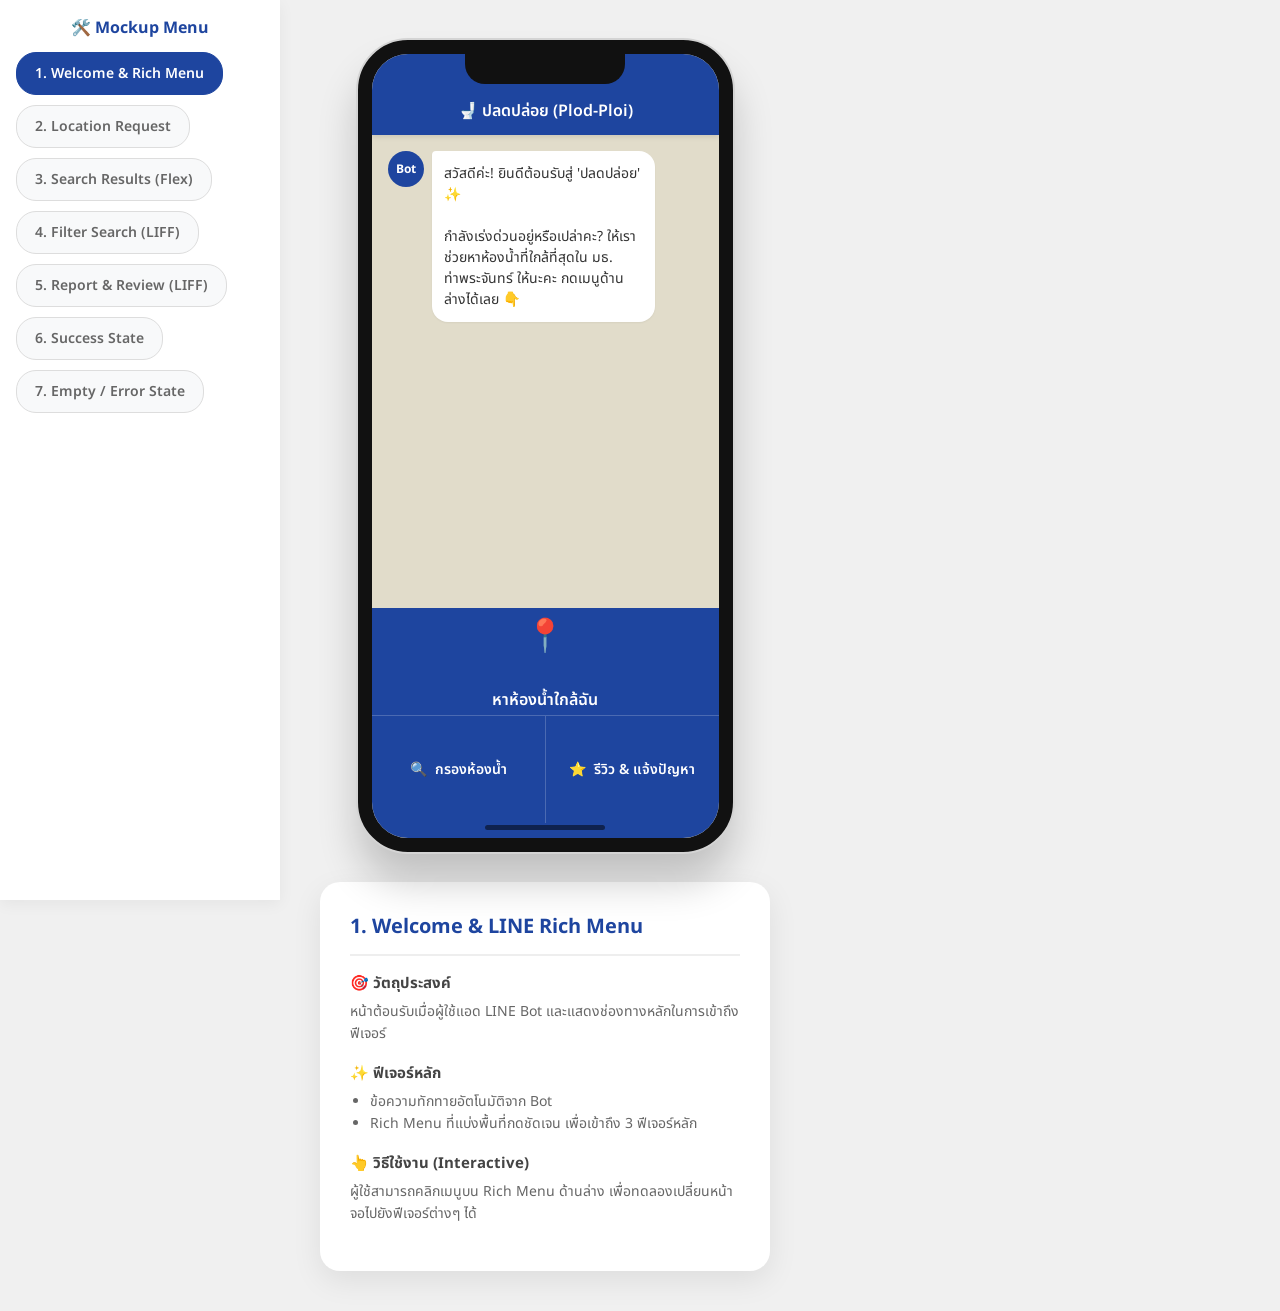
<file: code/index.html>
<!DOCTYPE html>
<html lang="th">
<head>
    <meta charset="UTF-8">
    <meta name="viewport" content="width=device-width, initial-scale=1.0">
    <title>Plod-Ploi - LINE Bot Mockup</title>
    <link rel="stylesheet" href="style.css">
    <link href="https://fonts.googleapis.com/css2?family=Noto+Sans+Thai:wght@300;400;600;700&display=swap" rel="stylesheet">
</head>
<body>

<div class="dashboard-container">
    <!-- Sidebar -->
    <aside class="sidebar">
        <h2>🛠️ Mockup Menu</h2>
        <p class="sidebar-desc">คลิกเพื่อดูแต่ละหน้าจอของ Plod-Ploi</p>
        <ul id="nav-menu">
            <li><button data-target="screen-welcome" class="active">1. Welcome & Rich Menu</button></li>
            <li><button data-target="screen-location">2. Location Request</button></li>
            <li><button data-target="screen-results">3. Search Results (Flex)</button></li>
            <li><button data-target="screen-filter">4. Filter Search (LIFF)</button></li>
            <li><button data-target="screen-report">5. Report & Review (LIFF)</button></li>
            <li><button data-target="screen-success">6. Success State</button></li>
            <li><button data-target="screen-error">7. Empty / Error State</button></li>
        </ul>
    </aside>

    <!-- Main Content -->
    <main class="main-content">
        <div class="mockup-wrapper">
            
            <!-- โทรศัพท์จำลอง (เหมือน Reference) -->
            <div class="phone-mockup">
                <!-- รอยบากด้านบน (Notch) -->
                <div class="notch"></div>
                
                <div class="line-header" id="dynamic-header">
                    <span class="back-btn" id="liff-close-btn" style="display:none;">✕</span>
                    <span class="title">🚽 ปลดปล่อย (Plod-Ploi)</span>
                </div>

                <div class="phone-content" id="phone-content">
                    
                    <!-- 1. Welcome Screen -->
                    <div id="screen-welcome" class="screen-view active">
                        <div class="chat-area">
                            <div class="chat-bubble bot">
                                <div class="avatar">Bot</div>
                                <div class="message">
                                    สวัสดีค่ะ! ยินดีต้อนรับสู่ 'ปลดปล่อย' ✨<br><br>
                                    กำลังเร่งด่วนอยู่หรือเปล่าคะ? ให้เราช่วยหาห้องน้ำที่ใกล้ที่สุดใน มธ. ท่าพระจันทร์ ให้นะคะ กดเมนูด้านล่างได้เลย 👇
                                </div>
                            </div>
                        </div>
                        <div class="rich-menu">
                            <div class="rm-top" onclick="app.navigate('screen-location')">
                                <span class="icon">📍</span><br>หาห้องน้ำใกล้ฉัน
                            </div>
                            <div class="rm-bottom">
                                <div class="rm-btn border-right" onclick="app.navigate('screen-filter')">
                                    <span class="icon">🔍</span> กรองห้องน้ำ
                                </div>
                                <div class="rm-btn" onclick="app.navigate('screen-report')">
                                    <span class="icon">⭐</span> รีวิว & แจ้งปัญหา
                                </div>
                            </div>
                        </div>
                    </div>

                    <!-- 2. Location Request -->
                    <div id="screen-location" class="screen-view hidden">
                        <div class="chat-area">
                            <div class="chat-bubble user">
                                <div class="message">หาห้องน้ำใกล้ฉัน</div>
                            </div>
                            <div class="chat-bubble bot">
                                <div class="avatar">Bot</div>
                                <div class="message">เพื่อค้นหาห้องน้ำที่ใกล้ที่สุด รบกวนแชร์ตำแหน่งที่ตั้ง (Location) ปัจจุบันของคุณให้หน่อยนะคะ 📍</div>
                            </div>
                            <div class="quick-reply-area">
                                <button class="quick-reply-btn" onclick="app.navigate('screen-results')">📍 แชร์ตำแหน่งที่ตั้ง</button>
                            </div>
                        </div>
                    </div>

                    <!-- 3. Search Results -->
                    <div id="screen-results" class="screen-view hidden">
                        <div class="chat-area">
                            <div class="chat-bubble user">
                                <div class="message">[ส่งตำแหน่งที่ตั้งแล้ว]</div>
                            </div>
                            <div class="chat-bubble bot">
                                <div class="avatar">Bot</div>
                                <div class="message">เจอแล้ว! นี่คือห้องน้ำที่ใกล้คุณที่สุดค่ะ</div>
                            </div>
                            <div class="flex-carousel">
                                <div class="flex-card">
                                    <div class="fc-header">ตึกคณะศิลปศาสตร์ - ชั้น 1</div>
                                    <div class="fc-body">
                                        <div class="fc-distance">📍 ห่างจากคุณ 150 ม. (เดิน ~2 นาที)</div>
                                        <div class="fc-badge success">✅ ใช้งานได้ปกติ</div>
                                        <div class="fc-divider"></div>
                                        <div class="fc-facilities">💦 มีสายฉีดชำระ | ♿️ ห้องน้ำผู้พิการ</div>
                                        <div class="fc-rating">รีวิว: ⭐⭐⭐⭐⭐ (4.8)</div>
                                    </div>
                                    <button class="fc-btn primary" onclick="alert('จำลองการเปิด Google Maps')">นำทางไปที่นี่</button>
                                </div>
                            </div>
                        </div>
                    </div>

                    <!-- 4. Filter Search -->
                    <div id="screen-filter" class="screen-view hidden liff-view">
                        <div class="liff-content">
                            <h3>ค้นหาตามความต้องการ</h3>
                            <p class="subtitle">เลือกสิ่งอำนวยความสะดวกที่คุณต้องการ</p>
                            <label class="checkbox-card"><input type="checkbox" checked><span>💦 มีสายฉีดชำระ</span></label>
                            <label class="checkbox-card"><input type="checkbox"><span>🚻 แยกเพศชาย/หญิง</span></label>
                            <label class="checkbox-card"><input type="checkbox"><span>♿️ ห้องน้ำสำหรับผู้พิการ</span></label>
                            <button class="btn-primary full-width mt-20" onclick="app.navigate('screen-results')">ค้นหาห้องน้ำ</button>
                        </div>
                    </div>

                    <!-- 5. Report & Review -->
                    <div id="screen-report" class="screen-view hidden liff-view">
                        <div class="liff-content">
                            <h3>รายงานสถานะ & รีวิว</h3>
                            <div class="form-group">
                                <label>เลือกห้องน้ำ:</label>
                                <select class="form-control">
                                    <option>ตึกคณะศิลปศาสตร์ - ชั้น 1</option>
                                </select>
                            </div>
                            <div class="form-group">
                                <label>สถานะปัจจุบัน:</label>
                                <div class="radio-group">
                                    <label class="radio-btn"><input type="radio" name="status" checked> ✅ ปกติ</label>
                                    <label class="radio-btn error"><input type="radio" name="status"> 🚫 ชำรุด</label>
                                </div>
                            </div>
                            <div class="form-group">
                                <label>ให้คะแนน:</label>
                                <div class="star-rating"><span class="star active">★</span><span class="star active">★</span><span class="star active">★</span><span class="star">★</span><span class="star">★</span></div>
                            </div>
                            <button class="btn-primary full-width mt-20" onclick="app.navigate('screen-success')">ส่งรายงาน</button>
                        </div>
                    </div>

                    <!-- 6. Success State -->
                    <div id="screen-success" class="screen-view hidden liff-view center-content">
                        <div class="status-icon success-icon">✅</div>
                        <h3>ขอบคุณสำหรับข้อมูล!</h3>
                        <p class="subtitle text-center">ระบบอัปเดตสถานะห้องน้ำเรียบร้อยแล้ว</p>
                        <button class="btn-secondary full-width mt-20" onclick="app.navigate('screen-welcome')">กลับสู่หน้าหลัก</button>
                    </div>

                    <!-- 7. Error State -->
                    <div id="screen-error" class="screen-view hidden liff-view center-content">
                        <div class="status-icon error-icon">🔍</div>
                        <h3>ไม่พบห้องน้ำ</h3>
                        <p class="subtitle text-center">ไม่พบห้องน้ำที่ตรงตามเงื่อนไขของคุณ</p>
                        <button class="btn-primary full-width mt-20" onclick="app.navigate('screen-filter')">แก้ไขตัวกรอง</button>
                    </div>

                </div>
            </div>

            <!-- กล่องคำอธิบาย ที่จะแสดงด้านล่างโทรศัพท์เสมอ -->
            <div class="description-panel" id="desc-panel">
                <!-- เนื้อหาถูกแทรกด้วย JS -->
            </div>

        </div>
    </main>
</div>

<script src="script.js"></script>
</body>
</html>
</file>
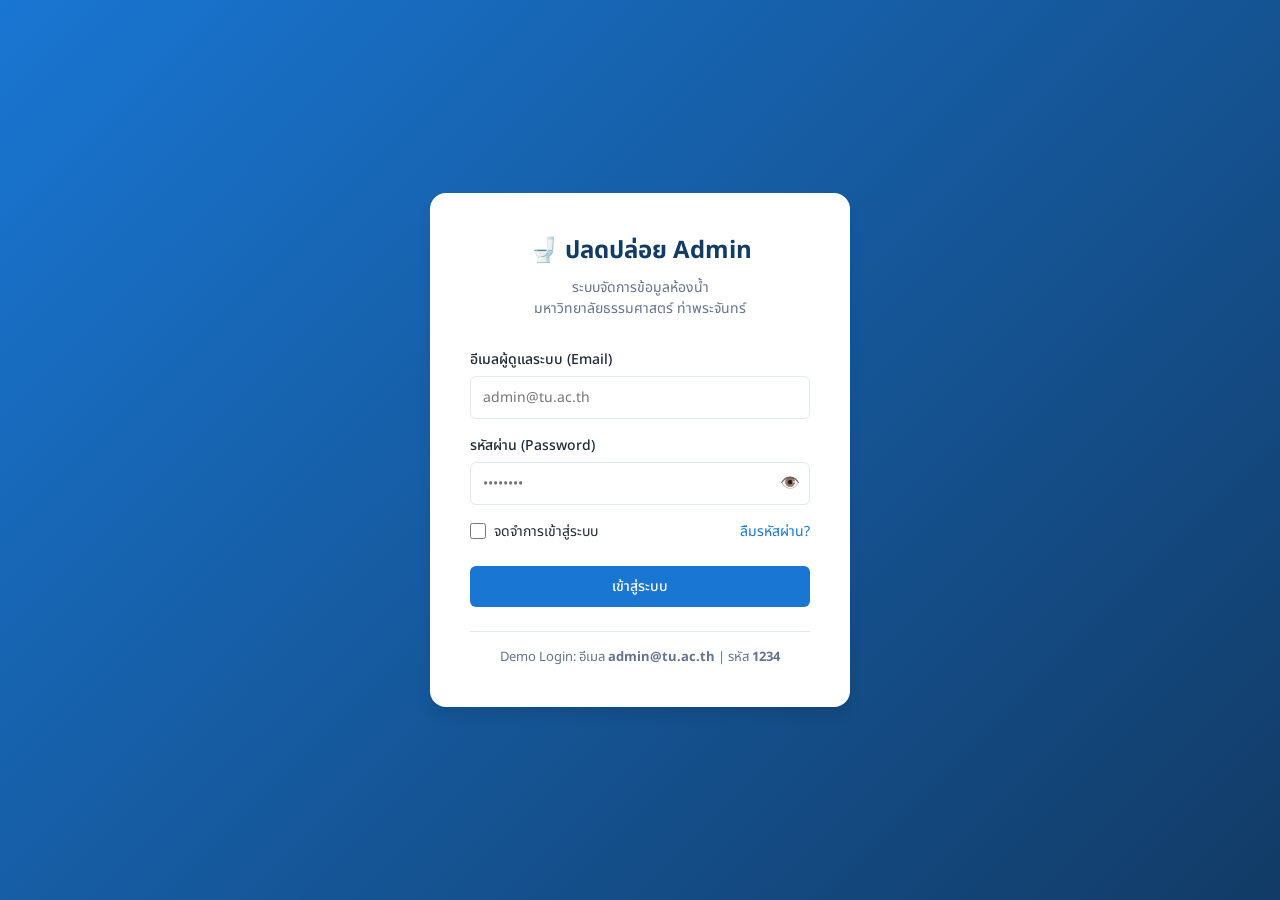
<file: admin.html>
<!DOCTYPE html>
<html lang="th">
<head>
    <meta charset="UTF-8">
    <meta name="viewport" content="width=device-width, initial-scale=1.0">
    <title>ปลดปล่อย Admin | ระบบจัดการข้อมูลห้องน้ำ มธ. ท่าพระจันทร์</title>
    <!-- โหลดฟอนต์ Noto Sans Thai -->
    <link rel="preconnect" href="https://fonts.googleapis.com">
    <link rel="preconnect" href="https://fonts.gstatic.com" crossorigin>
    <link href="https://fonts.googleapis.com/css2?family=Noto+Sans+Thai:wght@300;400;500;600;700&display=swap" rel="stylesheet">
    <!-- โหลดไฟล์ CSS -->
    <link rel="stylesheet" href="admin.css">
</head>
<body>

    <!-- ==========================================
         ส่วนที่ 1: หน้า Login (แสดงเป็นค่าเริ่มต้น)
         ========================================== -->
    <div id="login-view" class="view-container active">
        <div class="login-wrapper">
            <div class="login-card">
                <div class="login-header">
                    <div class="login-logo">🚽 ปลดปล่อย Admin</div>
                    <p class="login-subtitle">ระบบจัดการข้อมูลห้องน้ำ<br>มหาวิทยาลัยธรรมศาสตร์ ท่าพระจันทร์</p>
                </div>
                <form id="login-form">
                    <div class="form-group">
                        <label for="email-input">อีเมลผู้ดูแลระบบ (Email)</label>
                        <input type="email" id="email-input" class="form-control" placeholder="admin@tu.ac.th" required>
                    </div>
                    <div class="form-group">
                        <label for="password-input">รหัสผ่าน (Password)</label>
                        <div class="password-wrapper">
                            <input type="password" id="password-input" class="form-control" placeholder="••••••••" required>
                            <button type="button" id="toggle-password-btn" class="icon-btn">👁️</button>
                        </div>
                    </div>
                    <div class="form-options">
                        <label class="checkbox-container">
                            <input type="checkbox" id="remember-me">
                            <span>จดจำการเข้าสู่ระบบ</span>
                        </label>
                        <a href="#" class="forgot-link" onclick="alert('Demo: ฟีเจอร์ลืมรหัสผ่านยังไม่เปิดใช้งาน')">ลืมรหัสผ่าน?</a>
                    </div>
                    <div id="login-error" class="alert-error hidden">อีเมลหรือรหัสผ่านไม่ถูกต้อง กรุณาลองใหม่</div>
                    <button type="submit" class="btn btn-primary btn-block" id="login-btn">เข้าสู่ระบบ</button>
                </form>
                <div class="login-footer">
                    <p>Demo Login: อีเมล <b>admin@tu.ac.th</b> | รหัส <b>1234</b></p>
                </div>
            </div>
        </div>
    </div>

    <!-- ==========================================
         ส่วนที่ 2: ระบบ Admin Dashboard (ซ่อนไว้จนกว่าจะ Login ผ่าน)
         ========================================== -->
    <div id="app-view" class="view-container hidden">
        
        <!-- Sidebar -->
        <aside class="sidebar" id="sidebar">
            <div class="sidebar-header">
                <div class="sidebar-brand">🚽 ปลดปล่อย</div>
                <button class="icon-btn mobile-close-btn" id="close-sidebar-btn">✕</button>
            </div>
            <nav class="sidebar-nav">
                <button class="nav-item active" data-target="page-dashboard">📊 Dashboard</button>
                <button class="nav-item" data-target="page-toilets">🚻 จัดการห้องน้ำ</button>
                <button class="nav-item" data-target="page-map">🗺️ แผนที่ห้องน้ำ</button>
                <button class="nav-item" data-target="page-reports">⚠️ รายงานปัญหา <span class="badge" id="report-badge">2</span></button>
                <button class="nav-item" data-target="page-reviews">⭐ รีวิวและคะแนน</button>
                <button class="nav-item" data-target="page-facilities">🏢 อาคาร & สิ่งอำนวยความสะดวก</button>
                
                <div class="nav-divider"></div>
                <div class="nav-title">ตั้งค่าระบบ</div>
                <button class="nav-item" data-target="page-users">👥 ผู้ดูแลระบบ</button>
                <button class="nav-item" data-target="page-logs">📝 ประวัติการดำเนินการ</button>
                <button class="nav-item" data-target="page-settings">⚙️ ตั้งค่าระบบ</button>
            </nav>
        </aside>

        <!-- พื้นที่เนื้อหาหลัก (Main Content) -->
        <main class="main-content">
            
            <!-- Header -->
            <header class="topbar">
                <div class="topbar-left">
                    <button class="icon-btn hamburger-btn" id="open-sidebar-btn">☰</button>
                    <h2 class="page-title" id="current-page-title">Dashboard</h2>
                </div>
                <div class="topbar-right">
                    <span class="datetime-display" id="datetime-display">จ. 19 ต.ค. 2026 | 09:47</span>
                    <div class="user-profile">
                        <div class="avatar">A</div>
                        <span class="user-name">Super Admin</span>
                    </div>
                    <button class="btn btn-outline-danger btn-sm" id="logout-btn">ออกจากระบบ</button>
                </div>
            </header>

            <!-- พื้นที่แสดงผลแต่ละหน้า (Pages) -->
            <div class="page-container">
                
                <!-- 2.1 หน้า Dashboard -->
                <div id="page-dashboard" class="page-section active">
                    <div class="stats-grid">
                        <div class="stat-card">
                            <div class="stat-title">ห้องน้ำทั้งหมด</div>
                            <div class="stat-value" id="stat-total-toilets">0</div>
                            <div class="stat-desc">จุดบริการในระบบ</div>
                        </div>
                        <div class="stat-card success">
                            <div class="stat-title">ใช้งานได้ปกติ</div>
                            <div class="stat-value" id="stat-normal-toilets">0</div>
                            <div class="stat-desc">พร้อมให้บริการ</div>
                        </div>
                        <div class="stat-card warning">
                            <div class="stat-title">กำลังทำความสะอาด</div>
                            <div class="stat-value" id="stat-cleaning-toilets">0</div>
                            <div class="stat-desc">สถานะชั่วคราว</div>
                        </div>
                        <div class="stat-card danger">
                            <div class="stat-title">ชำรุด / ปิดซ่อม</div>
                            <div class="stat-value" id="stat-broken-toilets">0</div>
                            <div class="stat-desc">รอการแก้ไข</div>
                        </div>
                    </div>

                    <div class="dashboard-panels">
                        <div class="panel">
                            <div class="panel-header">
                                <h3>📊 สัดส่วนสถานะห้องน้ำ (Demo Graph)</h3>
                            </div>
                            <div class="panel-body flex-center">
                                <!-- กราฟจำลองด้วย CSS -->
                                <div class="mock-chart-container">
                                    <div class="mock-pie-chart"></div>
                                    <div class="chart-legend">
                                        <div><span class="dot dot-success"></span> ปกติ (80%)</div>
                                        <div><span class="dot dot-warning"></span> ทำความสะอาด (15%)</div>
                                        <div><span class="dot dot-danger"></span> ชำรุด (5%)</div>
                                    </div>
                                </div>
                            </div>
                        </div>
                        <div class="panel">
                            <div class="panel-header">
                                <h3>⚠️ รายงานปัญหารอตรวจสอบล่าสุด</h3>
                                <button class="btn btn-sm btn-outline-primary" onclick="app.switchPage('page-reports')">ดูทั้งหมด</button>
                            </div>
                            <div class="panel-body table-responsive">
                                <table class="table" id="dashboard-reports-table">
                                    <thead>
                                        <tr>
                                            <th>รหัสรายงาน</th>
                                            <th>ห้องน้ำ</th>
                                            <th>ปัญหา</th>
                                            <th>สถานะ</th>
                                        </tr>
                                    </thead>
                                    <tbody>
                                        <!-- โค้ด JS จะมาแทรกตรงนี้ -->
                                    </tbody>
                                </table>
                            </div>
                        </div>
                    </div>
                </div>

                <!-- 2.2 หน้า จัดการห้องน้ำ -->
                <div id="page-toilets" class="page-section hidden">
                    <div class="action-bar">
                        <div class="search-filter-group">
                            <input type="text" class="form-control" id="search-toilet" placeholder="ค้นหาชื่อห้องน้ำ, อาคาร...">
                            <select class="form-control" id="filter-building-toilet">
                                <option value="">ทุกอาคาร</option>
                                <option value="คณะศิลปศาสตร์">คณะศิลปศาสตร์</option>
                                <option value="คณะนิติศาสตร์">คณะนิติศาสตร์</option>
                            </select>
                            <select class="form-control" id="filter-status-toilet">
                                <option value="">ทุกสถานะ</option>
                                <option value="ปกติ">✅ ปกติ</option>
                                <option value="ทำความสะอาด">🧹 ทำความสะอาด</option>
                                <option value="ชำรุด">🚫 ชำรุด</option>
                            </select>
                        </div>
                        <button class="btn btn-primary" id="add-toilet-btn">+ เพิ่มห้องน้ำ</button>
                    </div>

                    <div class="panel">
                        <div class="table-responsive">
                            <table class="table" id="toilets-table">
                                <thead>
                                    <tr>
                                        <th>รหัส</th>
                                        <th>อาคาร - ชั้น</th>
                                        <th>สิ่งอำนวยความสะดวก</th>
                                        <th>คะแนน</th>
                                        <th>สถานะ</th>
                                        <th>จัดการ</th>
                                    </tr>
                                </thead>
                                <tbody>
                                    <!-- โค้ด JS จะมาแทรกตรงนี้ -->
                                </tbody>
                            </table>
                        </div>
                        <!-- จำลอง Pagination -->
                        <div class="pagination">
                            <button class="btn btn-sm btn-outline" disabled>ก่อนหน้า</button>
                            <button class="btn btn-sm btn-primary">1</button>
                            <button class="btn btn-sm btn-outline">ถัดไป</button>
                        </div>
                    </div>
                </div>

                <!-- 2.3 หน้า แผนที่ (Demo) -->
                <div id="page-map" class="page-section hidden">
                    <div class="panel">
                        <div class="panel-header">
                            <h3>🗺️ ตำแหน่งห้องน้ำ (Map Placeholder)</h3>
                            <p class="text-muted text-sm">หมายเหตุ: หน้านี้เป็นการจำลอง (Placeholder) ต้องเชื่อมต่อ Google Maps API หรือ Leaflet.js ในระบบจริง</p>
                        </div>
                        <div class="map-placeholder">
                            <div class="map-mockup-bg">
                                <div class="map-pin" style="top: 30%; left: 40%;" title="คณะศิลปศาสตร์">📍</div>
                                <div class="map-pin warning" style="top: 50%; left: 60%;" title="คณะนิติศาสตร์">📍</div>
                                <div class="map-center-text">แผนที่มหาวิทยาลัยธรรมศาสตร์ ท่าพระจันทร์</div>
                            </div>
                        </div>
                    </div>
                </div>

                <!-- 2.4 หน้า รายงานปัญหา -->
                <div id="page-reports" class="page-section hidden">
                    <div class="action-bar">
                        <div class="search-filter-group">
                            <select class="form-control" id="filter-status-report">
                                <option value="">สถานะการจัดการทั้งหมด</option>
                                <option value="รอตรวจสอบ">รอตรวจสอบ</option>
                                <option value="กำลังดำเนินการ">กำลังดำเนินการ</option>
                                <option value="ปิดงานแล้ว">ปิดงานแล้ว</option>
                            </select>
                        </div>
                    </div>
                    <div class="panel">
                        <div class="table-responsive">
                            <table class="table" id="reports-table">
                                <thead>
                                    <tr>
                                        <th>รหัสรายงาน</th>
                                        <th>วันที่แจ้ง</th>
                                        <th>ห้องน้ำที่เกิดปัญหา</th>
                                        <th>ประเภทปัญหา</th>
                                        <th>สถานะ</th>
                                        <th>จัดการ</th>
                                    </tr>
                                </thead>
                                <tbody>
                                    <!-- โค้ด JS จะมาแทรกตรงนี้ -->
                                </tbody>
                            </table>
                        </div>
                    </div>
                </div>

                <!-- 2.5 หน้า รีวิวและคะแนน -->
                <div id="page-reviews" class="page-section hidden">
                    <div class="panel">
                        <div class="panel-header">
                            <h3>⭐ รีวิวความสะอาดล่าสุด</h3>
                        </div>
                        <div class="table-responsive">
                            <table class="table" id="reviews-table">
                                <thead>
                                    <tr>
                                        <th>รหัสรีวิว</th>
                                        <th>วันที่</th>
                                        <th>ห้องน้ำ</th>
                                        <th>คะแนน</th>
                                        <th>ข้อความรีวิว</th>
                                    </tr>
                                </thead>
                                <tbody>
                                    <!-- โค้ด JS จะมาแทรกตรงนี้ -->
                                </tbody>
                            </table>
                        </div>
                    </div>
                </div>

                <!-- 2.6 - 2.9 หน้าอื่นๆ (ทำเป็น Placeholder เพื่อความสมบูรณ์ของเมนู) -->
                <div id="page-facilities" class="page-section hidden">
                    <div class="panel"><div class="panel-body text-center"><h4>กำลังพัฒนา (Demo Placeholder)</h4><p>พื้นที่สำหรับจัดการรายชื่ออาคารและเพิ่มอาคารใหม่</p></div></div>
                </div>
                <div id="page-users" class="page-section hidden">
                    <div class="panel"><div class="panel-body text-center"><h4>กำลังพัฒนา (Demo Placeholder)</h4><p>พื้นที่สำหรับเพิ่ม/ลด สิทธิ์ Super Admin, Admin, Reviewer</p></div></div>
                </div>
                <div id="page-logs" class="page-section hidden">
                    <div class="panel"><div class="panel-body text-center"><h4>กำลังพัฒนา (Demo Placeholder)</h4><p>Audit Logs บันทึกประวัติว่าใครแก้ไขข้อมูลใดไปเมื่อไหร่</p></div></div>
                </div>
                <div id="page-settings" class="page-section hidden">
                    <div class="panel">
                        <div class="panel-header"><h3>⚙️ สถานะการเชื่อมต่อระบบ (System Status)</h3></div>
                        <div class="panel-body">
                            <ul class="settings-list">
                                <li><b>สถานะ Backend API:</b> <span class="badge warning">Demo Mode (Local Storage)</span></li>
                                <li><b>สถานะฐานข้อมูล:</b> <span class="badge warning">Not Connected</span></li>
                                <li><b>LINE OA Integration:</b> <span class="badge warning">Not Connected</span></li>
                                <li><b>LINE LIFF Integration:</b> <span class="badge warning">Not Connected</span></li>
                            </ul>
                            <p class="text-muted mt-2">ห้ามใส่ Channel Secret หรือ Access Token ไว้ในหน้านี้หากไม่มีระบบป้องกันการเข้าถึงจาก Backend</p>
                        </div>
                    </div>
                </div>

            </div>
        </main>
    </div>

    <!-- ==========================================
         ส่วนที่ 3: Modals (หน้าต่างป๊อปอัป)
         ========================================== -->
    
    <!-- Modal: จัดการฟอร์มห้องน้ำ (เพิ่ม/แก้ไข) -->
    <div id="toilet-modal" class="modal-overlay hidden">
        <div class="modal-content modal-lg">
            <div class="modal-header">
                <h3 id="toilet-modal-title">เพิ่มข้อมูลห้องน้ำ</h3>
                <button class="icon-btn close-modal-btn">✕</button>
            </div>
            <div class="modal-body">
                <form id="toilet-form">
                    <input type="hidden" id="form-toilet-id">
                    
                    <div class="form-row">
                        <div class="form-group half">
                            <label>อาคาร <span class="text-danger">*</span></label>
                            <select id="form-building" class="form-control" required>
                                <option value="">เลือกอาคาร</option>
                                <option value="คณะศิลปศาสตร์">คณะศิลปศาสตร์</option>
                                <option value="คณะนิติศาสตร์">คณะนิติศาสตร์</option>
                                <option value="คณะพาณิชยศาสตร์และการบัญชี">คณะพาณิชยศาสตร์และการบัญชี</option>
                                <option value="หอสมุดปรีดี พนมยงค์">หอสมุดปรีดี พนมยงค์</option>
                            </select>
                        </div>
                        <div class="form-group half">
                            <label>ชั้น <span class="text-danger">*</span></label>
                            <input type="text" id="form-floor" class="form-control" placeholder="เช่น ชั้น 1, ชั้น G" required>
                        </div>
                    </div>

                    <div class="form-group">
                        <label>รายละเอียดตำแหน่ง / พิกัดละติจูด-ลองจิจูด</label>
                        <input type="text" id="form-location-detail" class="form-control" placeholder="เช่น ใกล้ลิฟต์ฝั่งเหนือ หรือ 13.7563, 100.4902">
                    </div>

                    <div class="form-row">
                        <div class="form-group half">
                            <label>ประเภทห้องน้ำ</label>
                            <select id="form-type" class="form-control">
                                <option value="แยกเพศชาย/หญิง">แยกเพศชาย/หญิง</option>
                                <option value="ห้องน้ำรวม (All Gender)">ห้องน้ำรวม (All Gender)</option>
                                <option value="เฉพาะชาย">เฉพาะชาย</option>
                                <option value="เฉพาะหญิง">เฉพาะหญิง</option>
                            </select>
                        </div>
                        <div class="form-group half">
                            <label>สถานะปัจจุบัน</label>
                            <select id="form-status" class="form-control">
                                <option value="ปกติ">ใช้งานได้ปกติ</option>
                                <option value="ทำความสะอาด">กำลังทำความสะอาด</option>
                                <option value="ชำรุด">ชำรุด / ปิดซ่อม</option>
                            </select>
                        </div>
                    </div>

                    <div class="form-group">
                        <label>สิ่งอำนวยความสะดวก</label>
                        <div class="checkbox-group mt-1">
                            <label class="checkbox-container"><input type="checkbox" id="form-has-bidet"> <span>💦 มีสายฉีดชำระ</span></label>
                            <label class="checkbox-container"><input type="checkbox" id="form-has-accessible"> <span>♿️ รองรับผู้พิการ</span></label>
                        </div>
                    </div>
                </form>
            </div>
            <div class="modal-footer">
                <button class="btn btn-outline close-modal-btn">ยกเลิก</button>
                <button class="btn btn-primary" id="save-toilet-btn">บันทึกข้อมูล</button>
            </div>
        </div>
    </div>

    <!-- Modal: จัดการรายงานปัญหา -->
    <div id="report-modal" class="modal-overlay hidden">
        <div class="modal-content">
            <div class="modal-header">
                <h3>รายละเอียดรายงาน <span id="report-modal-id" class="text-muted text-sm"></span></h3>
                <button class="icon-btn close-modal-btn">✕</button>
            </div>
            <div class="modal-body">
                <div class="report-detail-group">
                    <p class="text-muted text-sm">สถานที่</p>
                    <h4 id="report-modal-location">คณะศิลปศาสตร์ - ชั้น 1</h4>
                </div>
                <div class="report-detail-group mt-2">
                    <p class="text-muted text-sm">ปัญหาที่พบ</p>
                    <h4 id="report-modal-issue" class="text-danger">สายฉีดชำระน้ำรั่ว</h4>
                    <p id="report-modal-desc" class="mt-1">น้ำไหลนองเต็มพื้นเลยครับ เข้าใช้งานลำบากมาก</p>
                </div>
                <div class="form-group mt-2">
                    <label>อัปเดตสถานะการจัดการ (ของรายงาน)</label>
                    <select id="report-modal-status" class="form-control">
                        <option value="รอตรวจสอบ">รอตรวจสอบ</option>
                        <option value="กำลังดำเนินการ">กำลังดำเนินการ (เช่น แจ้งแม่บ้าน/ช่างแล้ว)</option>
                        <option value="ปิดงานแล้ว">ปิดงานแล้ว (แก้ไขเสร็จสิ้น)</option>
                    </select>
                </div>
            </div>
            <div class="modal-footer">
                <button class="btn btn-outline close-modal-btn">ปิด</button>
                <button class="btn btn-primary" id="save-report-btn">อัปเดตสถานะ</button>
            </div>
        </div>
    </div>

    <!-- Toast Notification (แจ้งเตือนมุมขวาบน) -->
    <div id="toast-container" class="toast-container"></div>

    <!-- โหลดไฟล์ JavaScript -->
    <script src="admin.js"></script>
</body>
</html>
</file>
<file: code/style.css>
:root {
    --color-primary: #1E459F;
    --color-danger: #CF2A2A;
    --color-accent: #FABD32;
    --color-background: #E1DCCA;
    --color-surface: #FFFFFF;
    --color-text-main: #333333;
    --color-text-muted: #666666;
    --border-radius-lg: 20px;
    --border-radius-md: 12px;
    --border-radius-sm: 8px;
}

* { box-sizing: border-box; margin: 0; padding: 0; }

/* ฐานหน้าเว็บ: ให้เลื่อนขึ้นลงได้อิสระ ไม่โดนตัด */
html, body {
    font-family: 'Noto Sans Thai', sans-serif;
    background-color: #f0f0f0; /* สีพื้นหลังเหมือนรูปตัวอย่าง */
    color: var(--color-text-main);
    width: 100%;
    height: auto;
    min-height: 100vh;
    overflow-y: auto;
    -webkit-overflow-scrolling: touch;
}

/* Layout กล่องใหญ่ */
.dashboard-container {
    display: flex;
    flex-direction: column;
    width: 100%;
}

/* แถบเมนูด้านบน */
.sidebar {
    width: 100%;
    background-color: var(--color-surface);
    padding: 16px;
    position: sticky;
    top: 0;
    z-index: 100;
    box-shadow: 0 4px 15px rgba(0,0,0,0.05);
}
.sidebar h2 { color: var(--color-primary); font-size: 16px; text-align: center; margin-bottom: 12px; }
.sidebar-desc { display: none; }
.sidebar ul {
    list-style: none;
    display: flex;
    flex-direction: row;
    overflow-x: auto;
    gap: 10px;
    padding-bottom: 5px;
}
.sidebar ul::-webkit-scrollbar { display: none; }
.sidebar button {
    white-space: nowrap;
    padding: 10px 18px;
    background: #f8f9fa;
    border: 1px solid #ddd;
    border-radius: 20px;
    font-family: inherit; font-size: 14px; font-weight: 600;
    color: var(--color-text-muted);
    cursor: pointer;
}
.sidebar button.active {
    background: var(--color-primary);
    color: white;
    border-color: var(--color-primary);
}

/* พื้นที่จัดวางมือถือและคำอธิบาย */
.main-content {
    padding: 40px 20px 80px 20px;
    display: flex;
    justify-content: center;
}
.mockup-wrapper {
    display: flex;
    flex-direction: column;
    align-items: center;
    width: 100%;
    max-width: 450px;
    gap: 30px; /* ระยะห่างระหว่างมือถือกับกล่องอธิบาย */
}

/* 📱 โทรศัพท์จำลอง (สมจริงแบบ Reference) */
.phone-mockup {
    width: 100%; 
    max-width: 375px; 
    height: 812px;
    background-color: var(--color-background);
    
    /* ขอบเครื่องสีดำหนาเหมือน iPhone พร้อมขอบเงินๆ สะท้อนแสง */
    border: 14px solid #111;
    border-radius: 50px;
    box-shadow: 
        0 0 0 2px #d4d4d4, /* ขอบนอกสุด (ขอบเครื่อง) */
        0 30px 40px rgba(0,0,0,0.2); /* เงาตกกระทบพื้น */
        
    position: relative;
    display: flex; 
    flex-direction: column; 
    overflow: hidden;
}

/* รอยบาก iPhone (Notch) */
.notch {
    position: absolute;
    top: 0;
    left: 50%;
    transform: translateX(-50%);
    width: 160px;
    height: 30px;
    background-color: #111;
    border-bottom-left-radius: 20px;
    border-bottom-right-radius: 20px;
    z-index: 1000;
}

/* ขีด Home Indicator ด้านล่าง */
.phone-mockup::after {
    content: '';
    position: absolute;
    bottom: 8px;
    left: 50%;
    transform: translateX(-50%);
    width: 120px;
    height: 5px;
    background-color: rgba(0,0,0,0.5);
    border-radius: 10px;
    z-index: 1000;
}

/* Header LINE */
.line-header {
    background-color: var(--color-primary); color: var(--color-surface);
    padding: 45px 16px 12px; /* ดันข้อความหลบรอยบาก */
    text-align: center; font-weight: 600; font-size: 16px;
    position: relative; z-index: 10; box-shadow: 0 2px 5px rgba(0,0,0,0.1);
}
.back-btn { position: absolute; left: 16px; top: 45px; cursor: pointer; font-size: 18px; }

/* โครงสร้าง Chat และ UI ด้านใน (คงดีไซน์เดิม) */
.phone-content { flex: 1; position: relative; overflow: hidden; }
.screen-view { width: 100%; height: 100%; display: flex; flex-direction: column; position: absolute; top: 0; left: 0; transition: opacity 0.3s ease; }
.screen-view.hidden { opacity: 0; pointer-events: none; z-index: 1; }
.screen-view.active { opacity: 1; pointer-events: auto; z-index: 5; }

.chat-area { flex: 1; padding: 16px; overflow-y: auto; display: flex; flex-direction: column; gap: 16px; padding-bottom: 24px; }
.chat-bubble { display: flex; gap: 8px; max-width: 85%; }
.chat-bubble.bot .avatar { width: 36px; height: 36px; background: var(--color-primary); color: white; border-radius: 50%; display: flex; align-items: center; justify-content: center; font-size: 12px; font-weight: bold; flex-shrink: 0;}
.chat-bubble.bot .message { background: var(--color-surface); padding: 12px; border-radius: 16px; border-top-left-radius: 4px; font-size: 14px; box-shadow: 0 1px 2px rgba(0,0,0,0.05); }
.chat-bubble.user { align-self: flex-end; }
.chat-bubble.user .message { background: var(--color-primary); color: white; padding: 12px; border-radius: 16px; border-top-right-radius: 4px; font-size: 14px; }

.quick-reply-area { margin-top: auto; padding-top: 10px; display: flex; justify-content: center;}
.quick-reply-btn { background: var(--color-surface); border: 1px solid var(--color-primary); color: var(--color-primary); padding: 10px 20px; border-radius: 20px; font-family: inherit; font-weight: 600; font-size: 14px; cursor: pointer;}

.rich-menu { background: var(--color-primary); height: 230px; display: flex; flex-direction: column; padding-bottom: 15px;}
.rm-top { flex: 1; border-bottom: 1px solid rgba(255,255,255,0.2); display: flex; flex-direction: column; justify-content: center; align-items: center; color: white; font-weight: 600; cursor: pointer; }
.rm-top .icon { font-size: 32px; margin-bottom: 4px; }
.rm-bottom { flex: 1; display: flex; }
.rm-btn { flex: 1; display: flex; justify-content: center; align-items: center; color: white; font-weight: 600; font-size: 14px; cursor: pointer; gap: 8px; }
.border-right { border-right: 1px solid rgba(255,255,255,0.2); }

.flex-carousel { display: flex; gap: 12px; overflow-x: auto; padding-bottom: 10px; padding-left: 44px; margin-top: -8px;}
.flex-card { background: var(--color-surface); min-width: 260px; border-radius: var(--border-radius-md); overflow: hidden; box-shadow: var(--shadow); flex-shrink: 0; }
.fc-header { background: var(--color-primary); color: white; padding: 12px; font-weight: 600; font-size: 14px; }
.fc-body { padding: 14px; font-size: 13px; display: flex; flex-direction: column; gap: 8px; }
.fc-badge.success { background: #e8f5e9; color: #2e7d32; display: inline-block; padding: 4px 8px; border-radius: 4px;}
.fc-btn { background: transparent; border: none; border-top: 1px solid #eee; width: 100%; padding: 12px; color: var(--color-primary); font-weight: 600; cursor: pointer;}

.liff-view { background: var(--color-surface); overflow-y: auto; }
.liff-content { padding: 20px; padding-bottom: 40px;}
.liff-content h3 { color: var(--color-primary); margin-bottom: 4px; font-size: 18px; }
.liff-content .subtitle { font-size: 13px; color: var(--color-text-muted); margin-bottom: 20px;}
.checkbox-card { display: flex; align-items: center; padding: 16px; border: 1px solid #ddd; border-radius: var(--border-radius-sm); margin-bottom: 12px; }
.checkbox-card input { margin-right: 12px; }
.btn-primary { background: var(--color-primary); color: white; border: none; padding: 14px; border-radius: var(--border-radius-sm); font-size: 15px; font-weight: 600; width: 100%; margin-top: 20px;}
.btn-secondary { background: white; color: var(--color-primary); border: 1px solid var(--color-primary); padding: 14px; border-radius: var(--border-radius-sm); font-size: 15px; font-weight: 600; width: 100%; margin-top: 20px;}
.center-content { justify-content: center; align-items: center; display: flex; flex-direction: column; text-align: center;}
.status-icon { font-size: 50px; margin-bottom: 16px; }
.form-group { margin-bottom: 16px; }
.form-group label { display: block; font-size: 14px; font-weight: 600; margin-bottom: 8px; }
.form-control { width: 100%; padding: 12px; border: 1px solid #ddd; border-radius: var(--border-radius-sm); }
.radio-group { display: flex; flex-direction: column; gap: 10px; }
.star-rating { font-size: 28px; color: #ddd; }
.star.active { color: var(--color-accent); }

/* 📖 กล่องคำอธิบายด้านล่างโทรศัพท์ (แสดงถาวร) */
.description-panel {
    width: 100%;
    background: white;
    border-radius: var(--border-radius-lg);
    padding: 30px;
    box-shadow: 0 10px 30px rgba(0,0,0,0.08);
}
.desc-title { font-size: 20px; color: var(--color-primary); border-bottom: 2px solid #eee; padding-bottom: 12px; margin-bottom: 16px; }
.desc-section { margin-bottom: 16px; }
.desc-section h4 { font-size: 15px; color: #444; margin-bottom: 6px; }
.desc-section p, .desc-section ul { font-size: 14px; color: var(--color-text-muted); line-height: 1.6; }
.desc-section ul { padding-left: 20px; }

/* Responsive สำหรับคอมพิวเตอร์จอใหญ่ ให้โชว์ซ้ายขวาได้ */
@media screen and (min-width: 1024px) {
    .dashboard-container { flex-direction: row; }
    .sidebar { width: 280px; height: 100vh; }
    .sidebar ul { flex-direction: column; }
    .main-content { padding: 40px; }
}
</file>
<file: admin.css>
/* =========================================
   1. Design System & Variables
   อ้างอิงโทนสีจาก CommuHub และ Modern SaaS
   ========================================= */
:root {
    /* Colors */
    --primary-blue: #1976D2;
    --dark-blue: #123B66;
    --light-blue: #EAF3FF;
    --bg-color: #F5F8FC;
    --surface: #FFFFFF;
    --text-primary: #1F2937;
    --text-secondary: #64748B;
    --border-color: #E2E8F0;
    
    /* Status Colors */
    --success: #16A34A;
    --success-bg: #DCFCE7;
    --warning: #F59E0B;
    --warning-bg: #FEF3C7;
    --danger: #DC2626;
    --danger-bg: #FEE2E2;

    /* Sizing & Shadows */
    --sidebar-width: 260px;
    --header-height: 64px;
    --radius-sm: 6px;
    --radius-md: 10px;
    --radius-lg: 16px;
    --shadow-sm: 0 1px 2px rgba(0,0,0,0.05);
    --shadow-md: 0 4px 6px -1px rgba(0,0,0,0.1), 0 2px 4px -1px rgba(0,0,0,0.06);
    --shadow-lg: 0 10px 15px -3px rgba(0,0,0,0.1);
}

/* =========================================
   2. Reset & Typography
   ========================================= */
* {
    margin: 0;
    padding: 0;
    box-sizing: border-box;
}

body {
    font-family: 'Noto Sans Thai', sans-serif;
    background-color: var(--bg-color);
    color: var(--text-primary);
    line-height: 1.5;
    font-size: 15px;
}

a { text-decoration: none; color: var(--primary-blue); }
ul { list-style: none; }
button { font-family: inherit; cursor: pointer; }
input, select, textarea { font-family: inherit; }

/* Utilities */
.hidden { display: none !important; }
.text-danger { color: var(--danger); }
.text-muted { color: var(--text-secondary); }
.text-sm { font-size: 13px; }
.mt-1 { margin-top: 0.5rem; }
.mt-2 { margin-top: 1rem; }
.flex-center { display: flex; justify-content: center; align-items: center; }

/* =========================================
   3. Single Page Application (SPA) Views
   ========================================= */
.view-container {
    min-height: 100vh;
    width: 100%;
}
.view-container.active { display: block; }
.view-container.hidden { display: none; }

.page-section { display: none; animation: fadeIn 0.3s ease; }
.page-section.active { display: block; }

@keyframes fadeIn {
    from { opacity: 0; transform: translateY(10px); }
    to { opacity: 1; transform: translateY(0); }
}

/* =========================================
   4. Login Screen (อ้างอิงดีไซน์ CommuHub)
   ========================================= */
.login-wrapper {
    display: flex;
    justify-content: center;
    align-items: center;
    min-height: 100vh;
    background: linear-gradient(135deg, var(--primary-blue), var(--dark-blue));
    padding: 20px;
}

.login-card {
    background: var(--surface);
    width: 100%;
    max-width: 420px;
    padding: 40px;
    border-radius: var(--radius-lg);
    box-shadow: var(--shadow-lg);
}

.login-header { text-align: center; margin-bottom: 30px; }
.login-logo { font-size: 24px; font-weight: 700; color: var(--dark-blue); margin-bottom: 8px; }
.login-subtitle { font-size: 14px; color: var(--text-secondary); }

.form-options { display: flex; justify-content: space-between; align-items: center; margin-bottom: 24px; font-size: 14px; }
.password-wrapper { position: relative; }
.password-wrapper input { padding-right: 40px; }
.password-wrapper .icon-btn { position: absolute; right: 10px; top: 50%; transform: translateY(-50%); background: none; border: none; font-size: 16px; color: var(--text-secondary); }

.login-footer { margin-top: 24px; text-align: center; font-size: 13px; color: var(--text-secondary); padding-top: 16px; border-top: 1px solid var(--border-color); }
.alert-error { background: var(--danger-bg); color: var(--danger); padding: 12px; border-radius: var(--radius-sm); font-size: 14px; margin-bottom: 16px; text-align: center; border: 1px solid #fecaca; }

/* =========================================
   5. Dashboard Layout (Sidebar + Header + Content)
   ========================================= */
#app-view { display: flex; }

/* Sidebar */
.sidebar {
    width: var(--sidebar-width);
    height: 100vh;
    background: var(--surface);
    border-right: 1px solid var(--border-color);
    position: fixed;
    top: 0;
    left: 0;
    display: flex;
    flex-direction: column;
    z-index: 100;
    transition: transform 0.3s ease;
}

.sidebar-header {
    height: var(--header-height);
    display: flex;
    align-items: center;
    justify-content: space-between;
    padding: 0 20px;
    border-bottom: 1px solid var(--border-color);
}
.sidebar-brand { font-size: 18px; font-weight: 700; color: var(--primary-blue); }
.mobile-close-btn { display: none; background: none; border: none; font-size: 18px; color: var(--text-secondary); }

.sidebar-nav { padding: 20px 12px; overflow-y: auto; flex: 1; }
.nav-item {
    width: 100%;
    display: flex;
    align-items: center;
    justify-content: space-between;
    padding: 12px 16px;
    margin-bottom: 4px;
    background: transparent;
    border: none;
    border-radius: var(--radius-sm);
    color: var(--text-secondary);
    font-size: 15px;
    font-weight: 500;
    text-align: left;
    transition: all 0.2s;
}
.nav-item:hover { background: var(--bg-color); color: var(--primary-blue); }
.nav-item.active { background: var(--light-blue); color: var(--primary-blue); font-weight: 600; }
.nav-divider { height: 1px; background: var(--border-color); margin: 16px 0; }
.nav-title { font-size: 12px; font-weight: 600; color: #94A3B8; text-transform: uppercase; letter-spacing: 0.5px; padding: 0 16px; margin-bottom: 8px; }

/* Main Content Area */
.main-content {
    flex: 1;
    margin-left: var(--sidebar-width);
    min-height: 100vh;
    display: flex;
    flex-direction: column;
    transition: margin-left 0.3s ease;
}

/* Topbar */
.topbar {
    height: var(--header-height);
    background: var(--surface);
    border-bottom: 1px solid var(--border-color);
    display: flex;
    align-items: center;
    justify-content: space-between;
    padding: 0 24px;
    position: sticky;
    top: 0;
    z-index: 90;
}
.topbar-left { display: flex; align-items: center; gap: 16px; }
.hamburger-btn { display: none; background: none; border: none; font-size: 24px; color: var(--text-primary); }
.page-title { font-size: 20px; font-weight: 600; color: var(--text-primary); }
.topbar-right { display: flex; align-items: center; gap: 20px; }
.datetime-display { font-size: 14px; color: var(--text-secondary); display: none; }
.user-profile { display: flex; align-items: center; gap: 10px; }
.avatar { width: 36px; height: 36px; background: var(--primary-blue); color: white; border-radius: 50%; display: flex; justify-content: center; align-items: center; font-weight: 600; }
.user-name { font-size: 14px; font-weight: 500; }

.page-container { padding: 24px; flex: 1; }

/* =========================================
   6. UI Components (Cards, Buttons, Forms, Tables)
   ========================================= */

/* Buttons */
.btn { display: inline-flex; align-items: center; justify-content: center; gap: 8px; padding: 10px 16px; border: none; border-radius: var(--radius-sm); font-size: 14px; font-weight: 500; transition: all 0.2s; }
.btn-primary { background: var(--primary-blue); color: white; }
.btn-primary:hover { background: var(--dark-blue); }
.btn-outline { background: transparent; border: 1px solid var(--border-color); color: var(--text-primary); }
.btn-outline:hover { background: var(--bg-color); }
.btn-outline-primary { background: transparent; border: 1px solid var(--primary-blue); color: var(--primary-blue); }
.btn-outline-primary:hover { background: var(--light-blue); }
.btn-outline-danger { background: transparent; border: 1px solid var(--danger); color: var(--danger); }
.btn-outline-danger:hover { background: var(--danger-bg); }
.btn-sm { padding: 6px 12px; font-size: 13px; }
.btn-block { width: 100%; }
.icon-btn { cursor: pointer; display: flex; align-items: center; justify-content: center; }

/* Cards & Panels */
.panel { background: var(--surface); border-radius: var(--radius-md); box-shadow: var(--shadow-sm); border: 1px solid var(--border-color); margin-bottom: 24px; overflow: hidden; }
.panel-header { padding: 16px 20px; border-bottom: 1px solid var(--border-color); display: flex; justify-content: space-between; align-items: center; }
.panel-header h3 { font-size: 16px; font-weight: 600; }
.panel-body { padding: 20px; }

/* Stats Grid (Dashboard) */
.stats-grid { display: grid; grid-template-columns: repeat(4, 1fr); gap: 20px; margin-bottom: 24px; }
.stat-card { background: var(--surface); padding: 20px; border-radius: var(--radius-md); border: 1px solid var(--border-color); border-left: 4px solid var(--primary-blue); box-shadow: var(--shadow-sm); }
.stat-card.success { border-left-color: var(--success); }
.stat-card.warning { border-left-color: var(--warning); }
.stat-card.danger { border-left-color: var(--danger); }
.stat-title { font-size: 14px; color: var(--text-secondary); margin-bottom: 8px; }
.stat-value { font-size: 28px; font-weight: 700; color: var(--text-primary); line-height: 1; margin-bottom: 4px; }
.stat-desc { font-size: 12px; color: var(--text-secondary); }

/* Dashboard Panels Grid */
.dashboard-panels { display: grid; grid-template-columns: 1fr 2fr; gap: 24px; }

/* Tables */
.table-responsive { width: 100%; overflow-x: auto; }
.table { width: 100%; border-collapse: collapse; text-align: left; }
.table th, .table td { padding: 12px 16px; border-bottom: 1px solid var(--border-color); font-size: 14px; }
.table th { background: #F8FAFC; color: var(--text-secondary); font-weight: 600; white-space: nowrap; }
.table tbody tr:hover { background: var(--bg-color); }
.table tbody tr:last-child td { border-bottom: none; }

/* Badges */
.badge { display: inline-block; padding: 4px 10px; border-radius: 20px; font-size: 12px; font-weight: 500; }
.badge.success { background: var(--success-bg); color: var(--success); }
.badge.warning { background: var(--warning-bg); color: var(--warning); }
.badge.danger { background: var(--danger-bg); color: var(--danger); }
.sidebar .badge { background: var(--danger); color: white; padding: 2px 6px; font-size: 11px; }

/* Forms & Filters */
.action-bar { display: flex; justify-content: space-between; align-items: center; margin-bottom: 20px; gap: 16px; flex-wrap: wrap; }
.search-filter-group { display: flex; gap: 12px; flex: 1; flex-wrap: wrap; }
.form-group { margin-bottom: 16px; }
.form-group label { display: block; font-size: 14px; font-weight: 500; margin-bottom: 6px; color: var(--text-primary); }
.form-control { width: 100%; padding: 10px 12px; border: 1px solid var(--border-color); border-radius: var(--radius-sm); font-size: 14px; transition: border-color 0.2s; outline: none; }
.form-control:focus { border-color: var(--primary-blue); box-shadow: 0 0 0 3px var(--light-blue); }
.form-row { display: flex; gap: 16px; }
.form-row .half { flex: 1; }

.checkbox-container { display: flex; align-items: center; gap: 8px; cursor: pointer; }
.checkbox-container input { width: 16px; height: 16px; accent-color: var(--primary-blue); }

/* =========================================
   7. Modals & Overlays
   ========================================= */
.modal-overlay { position: fixed; top: 0; left: 0; width: 100%; height: 100vh; background: rgba(0,0,0,0.5); display: flex; justify-content: center; align-items: center; z-index: 1000; opacity: 0; visibility: hidden; transition: all 0.3s; padding: 20px; }
.modal-overlay:not(.hidden) { opacity: 1; visibility: visible; }
.modal-content { background: var(--surface); width: 100%; max-width: 500px; border-radius: var(--radius-md); box-shadow: var(--shadow-lg); transform: translateY(20px); transition: transform 0.3s; max-height: 90vh; display: flex; flex-direction: column; }
.modal-overlay:not(.hidden) .modal-content { transform: translateY(0); }
.modal-content.modal-lg { max-width: 700px; }

.modal-header { padding: 16px 24px; border-bottom: 1px solid var(--border-color); display: flex; justify-content: space-between; align-items: center; }
.modal-header h3 { font-size: 18px; font-weight: 600; }
.close-modal-btn { background: none; border: none; font-size: 20px; color: var(--text-secondary); }
.modal-body { padding: 24px; overflow-y: auto; }
.modal-footer { padding: 16px 24px; border-top: 1px solid var(--border-color); display: flex; justify-content: flex-end; gap: 12px; background: #F8FAFC; border-bottom-left-radius: var(--radius-md); border-bottom-right-radius: var(--radius-md); }

/* =========================================
   8. Map Placeholder & Visuals
   ========================================= */
.map-placeholder { height: 400px; width: 100%; background: #E2E8F0; position: relative; overflow: hidden; display: flex; justify-content: center; align-items: center; border-radius: 0 0 var(--radius-md) var(--radius-md); }
.map-mockup-bg { width: 100%; height: 100%; background-image: radial-gradient(#CBD5E1 1px, transparent 1px); background-size: 20px 20px; position: relative; }
.map-pin { position: absolute; font-size: 24px; cursor: pointer; text-shadow: 0 2px 4px rgba(0,0,0,0.2); transform: translate(-50%, -100%); transition: transform 0.2s; }
.map-pin:hover { transform: translate(-50%, -120%) scale(1.2); }
.map-pin.warning { filter: hue-rotate(150deg); }
.map-center-text { position: absolute; top: 50%; left: 50%; transform: translate(-50%, -50%); background: rgba(255,255,255,0.8); padding: 8px 16px; border-radius: 20px; font-weight: 600; color: var(--text-secondary); pointer-events: none; }

/* Mock Chart */
.mock-chart-container { display: flex; align-items: center; gap: 30px; }
.mock-pie-chart { width: 120px; height: 120px; border-radius: 50%; background: conic-gradient(var(--success) 0% 80%, var(--warning) 80% 95%, var(--danger) 95% 100%); box-shadow: inset 0 0 0 20px var(--surface), var(--shadow-sm); }
.chart-legend { display: flex; flex-direction: column; gap: 10px; font-size: 14px; }
.dot { display: inline-block; width: 10px; height: 10px; border-radius: 50%; margin-right: 8px; }
.dot-success { background: var(--success); }
.dot-warning { background: var(--warning); }
.dot-danger { background: var(--danger); }

/* Pagination */
.pagination { display: flex; justify-content: flex-end; gap: 8px; padding: 16px 20px; border-top: 1px solid var(--border-color); }
.pagination .btn { padding: 4px 12px; }

/* Toast */
.toast-container { position: fixed; top: 20px; right: 20px; z-index: 9999; display: flex; flex-direction: column; gap: 10px; }
.toast { background: var(--surface); border-left: 4px solid var(--primary-blue); padding: 12px 20px; border-radius: var(--radius-sm); box-shadow: var(--shadow-md); font-size: 14px; font-weight: 500; animation: slideInRight 0.3s ease forwards; display: flex; justify-content: space-between; align-items: center; min-width: 250px;}
.toast.success { border-left-color: var(--success); }
.toast.error { border-left-color: var(--danger); }

@keyframes slideInRight {
    from { transform: translateX(100%); opacity: 0; }
    to { transform: translateX(0); opacity: 1; }
}

/* =========================================
   9. Responsive Design (Mobile & Tablet)
   ========================================= */

/* สำหรับ Desktop จอเล็ก หรือ iPad แนวนอน (Tablet Landscape) */
@media (max-width: 1024px) {
    .stats-grid { grid-template-columns: repeat(2, 1fr); }
    .dashboard-panels { grid-template-columns: 1fr; }
    .datetime-display { display: none; } /* ซ่อนเวลาเพื่อให้มีพื้นที่ */
}

/* สำหรับโทรศัพท์มือถือ และ iPad แนวตั้ง (Mobile & Tablet Portrait) */
@media (max-width: 768px) {
    .sidebar {
        transform: translateX(-100%);
        box-shadow: var(--shadow-lg);
    }
    .sidebar.open {
        transform: translateX(0);
    }
    .mobile-close-btn { display: block; }
    .main-content {
        margin-left: 0;
    }
    .hamburger-btn { display: block; }
    
    .topbar { padding: 0 16px; }
    .page-container { padding: 16px; }
    .stats-grid { grid-template-columns: 1fr; gap: 12px; }
    
    /* ปรับ Action Bar และ Form ให้อยู่บรรทัดเดียวกันไม่ได้ */
    .action-bar { flex-direction: column; align-items: stretch; }
    .search-filter-group { flex-direction: column; }
    .form-row { flex-direction: column; gap: 0; }
    
    /* ปรับ Modal ให้กว้างเต็มจอ */
    .modal-content { max-height: 100vh; border-radius: 0; transform: translateY(100%); }
    .modal-overlay:not(.hidden) .modal-content { transform: translateY(0); }
    .modal-body { padding: 16px; }
    
    .mock-chart-container { flex-direction: column; }
    .user-name { display: none; } /* ซ่อนชื่อผู้ใช้บนมือถือ เหลือแค่รูป Profile */
}
</file>
